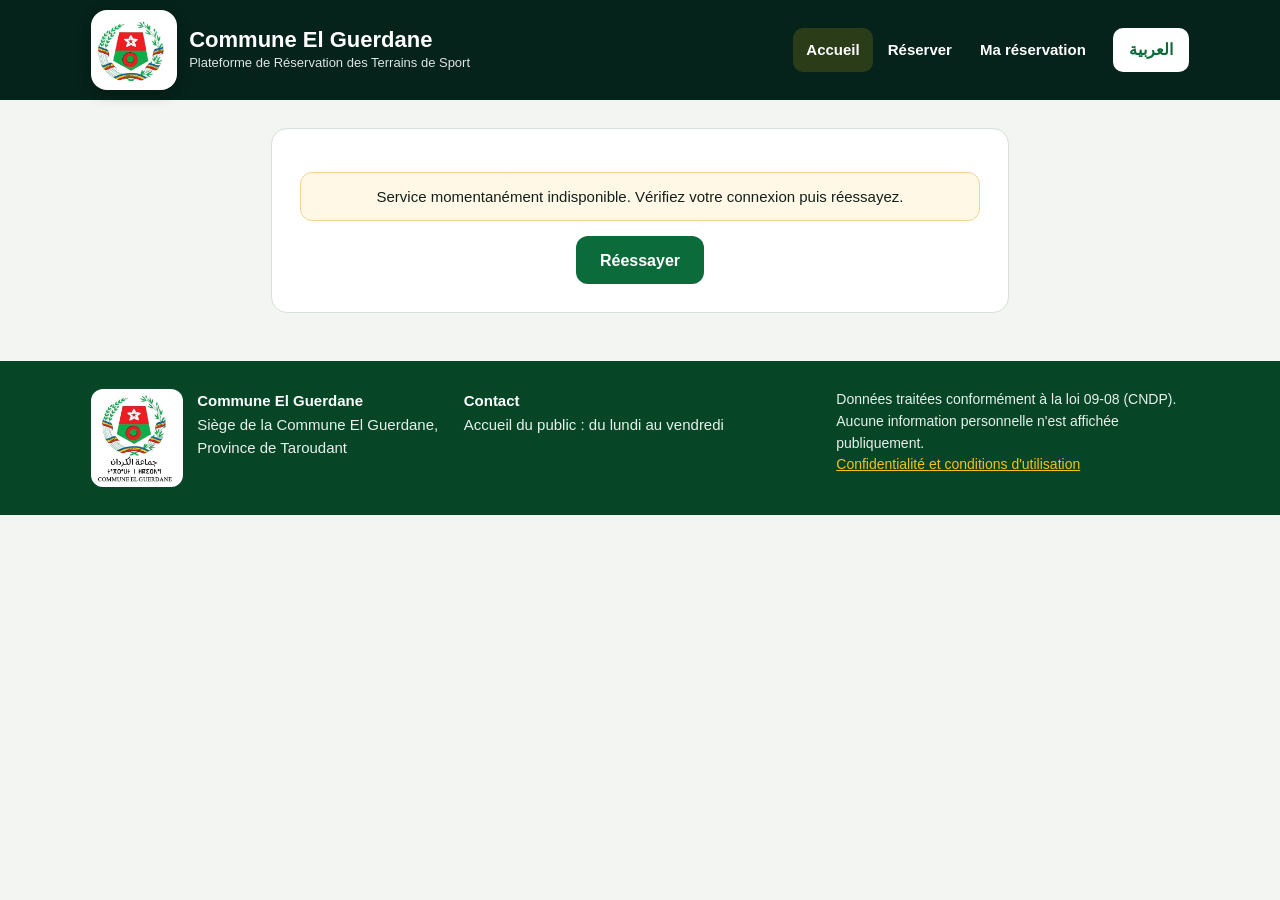
<file: index.html>
<!DOCTYPE html>
<html lang="fr" dir="ltr">
<head>
<meta charset="utf-8">
<meta name="viewport" content="width=device-width,initial-scale=1">
<meta http-equiv="Content-Security-Policy" content="default-src 'self'; script-src 'self'; style-src 'self' 'unsafe-inline' https://fonts.googleapis.com; font-src 'self' https://fonts.gstatic.com; img-src 'self' data: blob: https://*.supabase.co; connect-src 'self' https://*.supabase.co wss://*.supabase.co; base-uri 'self'; form-action 'self'">
<meta name="referrer" content="strict-origin-when-cross-origin">
<title>Plateforme de Réservation des Terrains de Sport – Commune El Guerdane</title>
<meta name="description" content="Réservez en ligne les terrains de sport de la Commune El Guerdane, sans compte et sans SMS. منصة حجز الملاعب الرياضية – جماعة الگيردان">
<meta name="theme-color" content="#05231a">
<link rel="icon" href="assets/img/embleme.png">
<link rel="preconnect" href="https://fonts.googleapis.com">
<link rel="preconnect" href="https://fonts.gstatic.com" crossorigin>
<link href="https://fonts.googleapis.com/css2?family=Cairo:wght@400;600;700;800&family=Oswald:wght@500;600;700&display=swap" rel="stylesheet">
<link rel="stylesheet" href="css/style.css">
</head>
<body>
<a class="skip" href="#main">Aller au contenu</a>
<div id="root"><noscript><p style="padding:20px">Cette plateforme nécessite JavaScript. / هذه المنصة تتطلب تفعيل JavaScript.</p></noscript></div>
<div id="toast" aria-live="polite"></div>
<div id="modal" role="dialog" aria-modal="true"><div class="box" id="mbox"></div></div>
<script src="assets/vendor/supabase-2.119.2.js"></script>
<script src="js/config.js"></script>
<script src="js/i18n.js"></script>
<script src="js/common.js"></script>
<script src="js/citizen.js"></script>
</body>
</html>
</file>
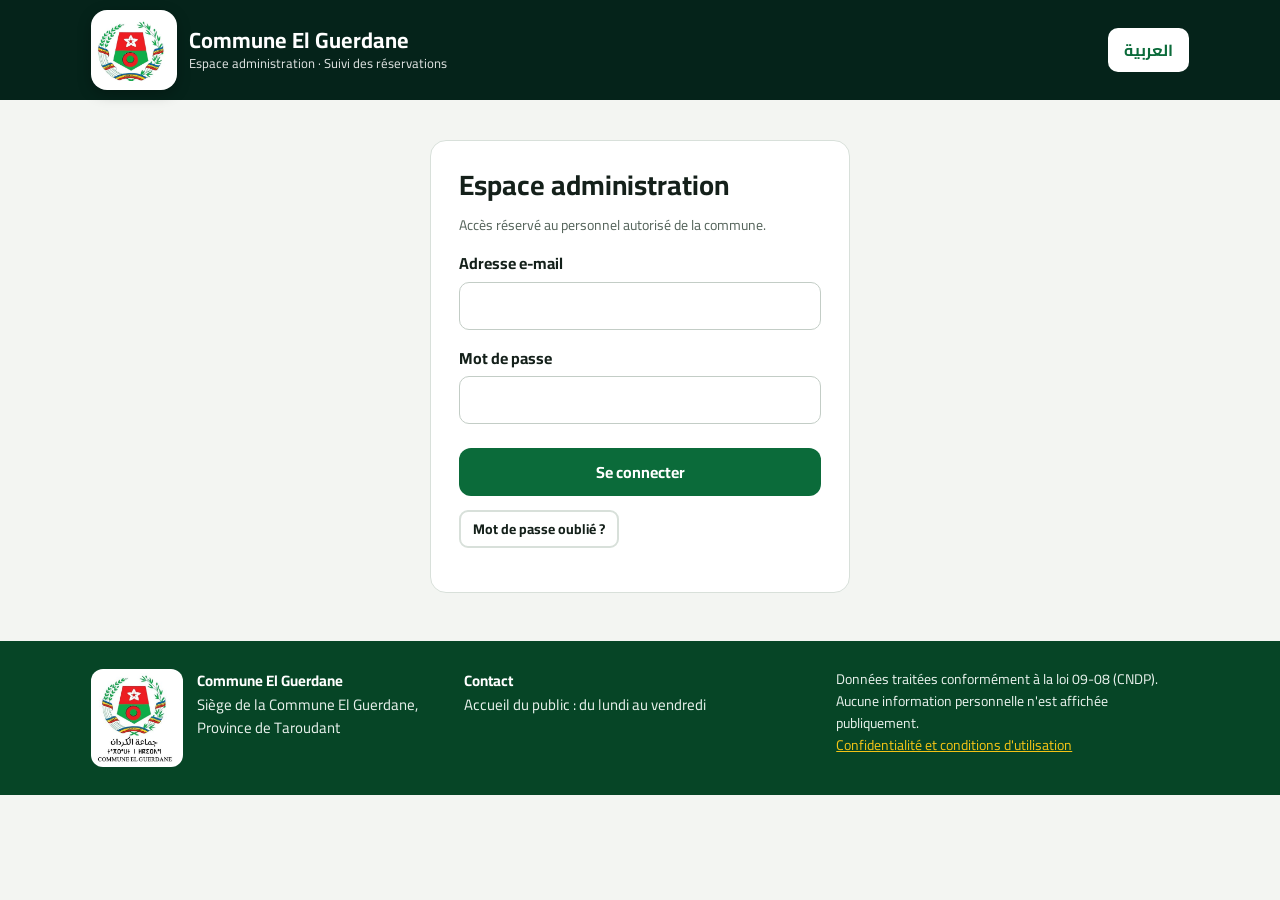
<file: admin/index.html>
<!DOCTYPE html>
<html lang="fr" dir="ltr">
<head>
<meta charset="utf-8">
<meta name="viewport" content="width=device-width,initial-scale=1">
<title>Espace administration – Commune El Guerdane</title>
<meta name="robots" content="noindex,nofollow">
<meta name="theme-color" content="#05231a">
<link rel="icon" href="../assets/img/embleme.png">
<link rel="preconnect" href="https://fonts.googleapis.com">
<link rel="preconnect" href="https://fonts.gstatic.com" crossorigin>
<link href="https://fonts.googleapis.com/css2?family=Cairo:wght@400;600;700;800&family=Oswald:wght@500;600;700&display=swap" rel="stylesheet">
<link rel="stylesheet" href="../css/style.css">
</head>
<body>
<a class="skip" href="#main">Aller au contenu</a>
<div id="root"><noscript><p style="padding:20px">JavaScript est nécessaire.</p></noscript></div>
<div id="toast" aria-live="polite"></div>
<div id="modal" role="dialog" aria-modal="true"><div class="box" id="mbox"></div></div>
<script src="../assets/vendor/supabase-2.119.2.js"></script>
<script src="../js/config.js"></script>
<script src="../js/i18n.js"></script>
<script src="../js/common.js"></script>
<script src="../js/admin.js"></script>
</body>
</html>
</file>
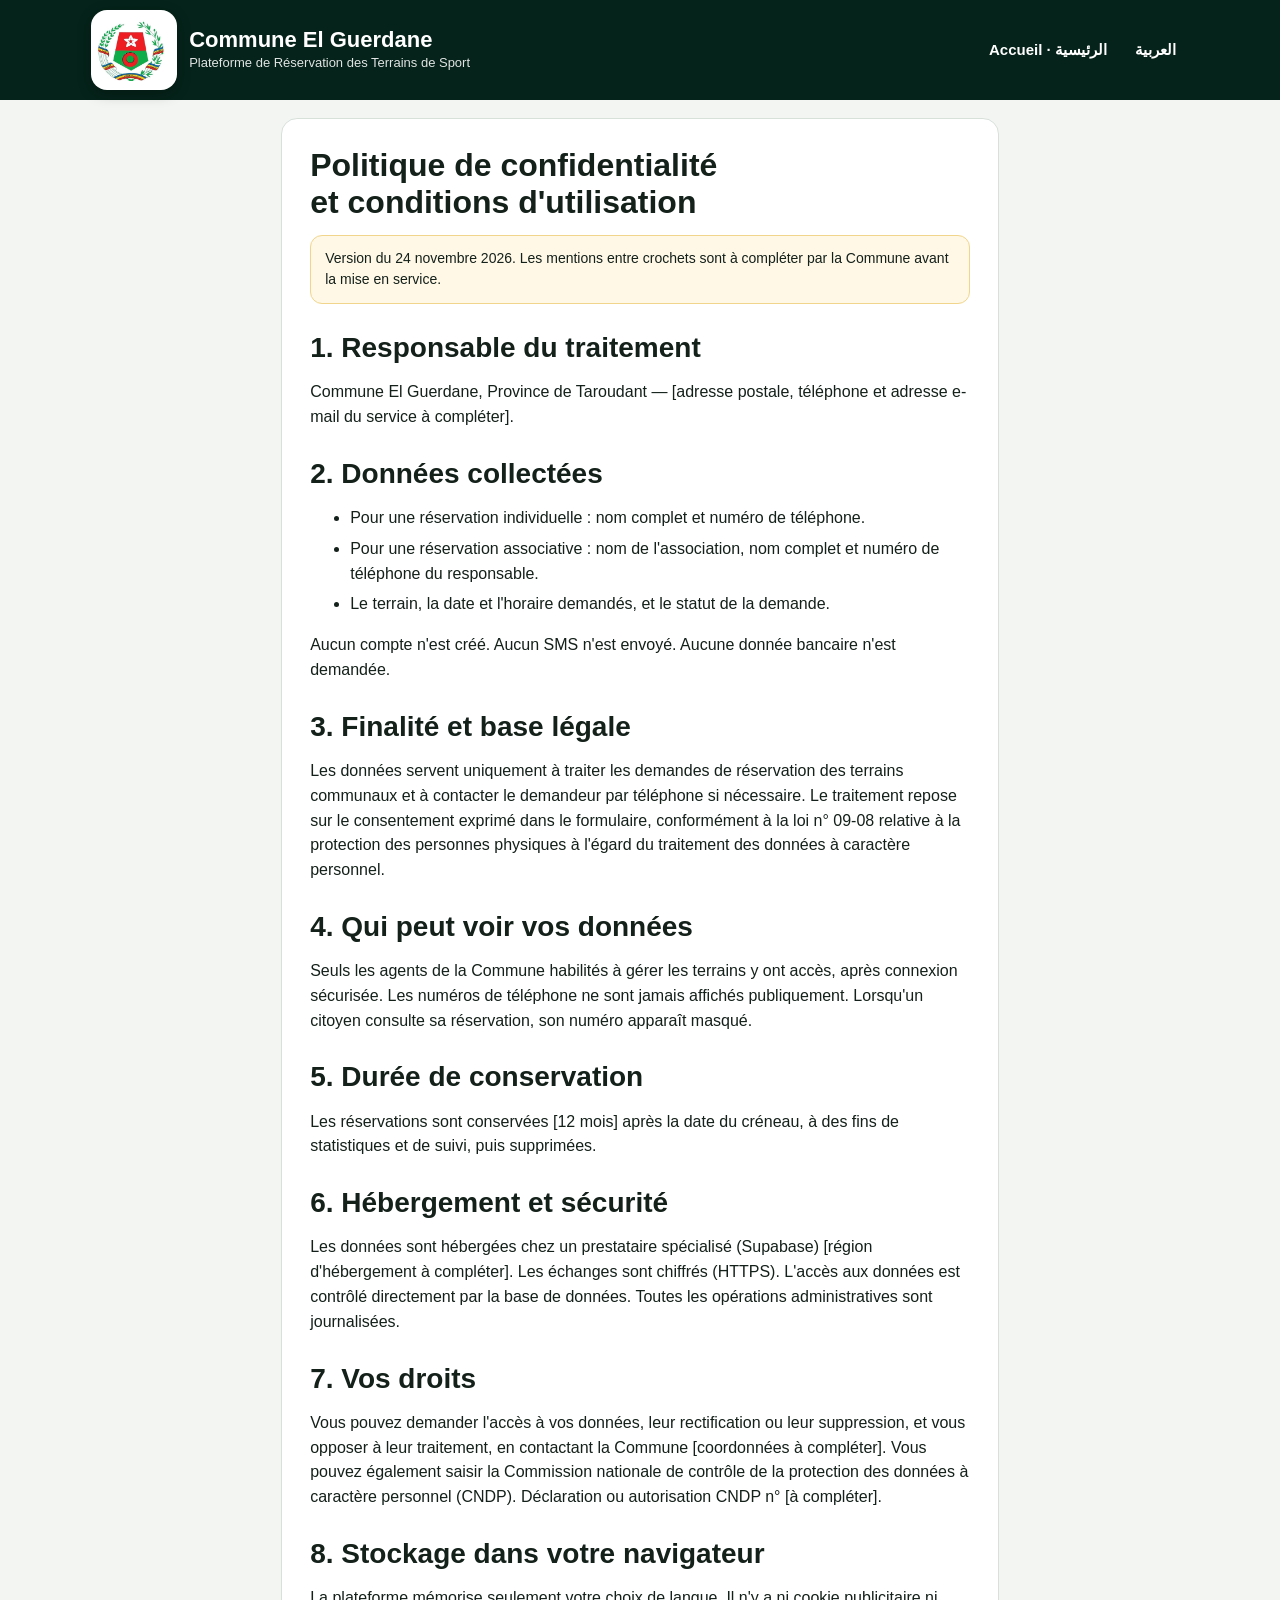
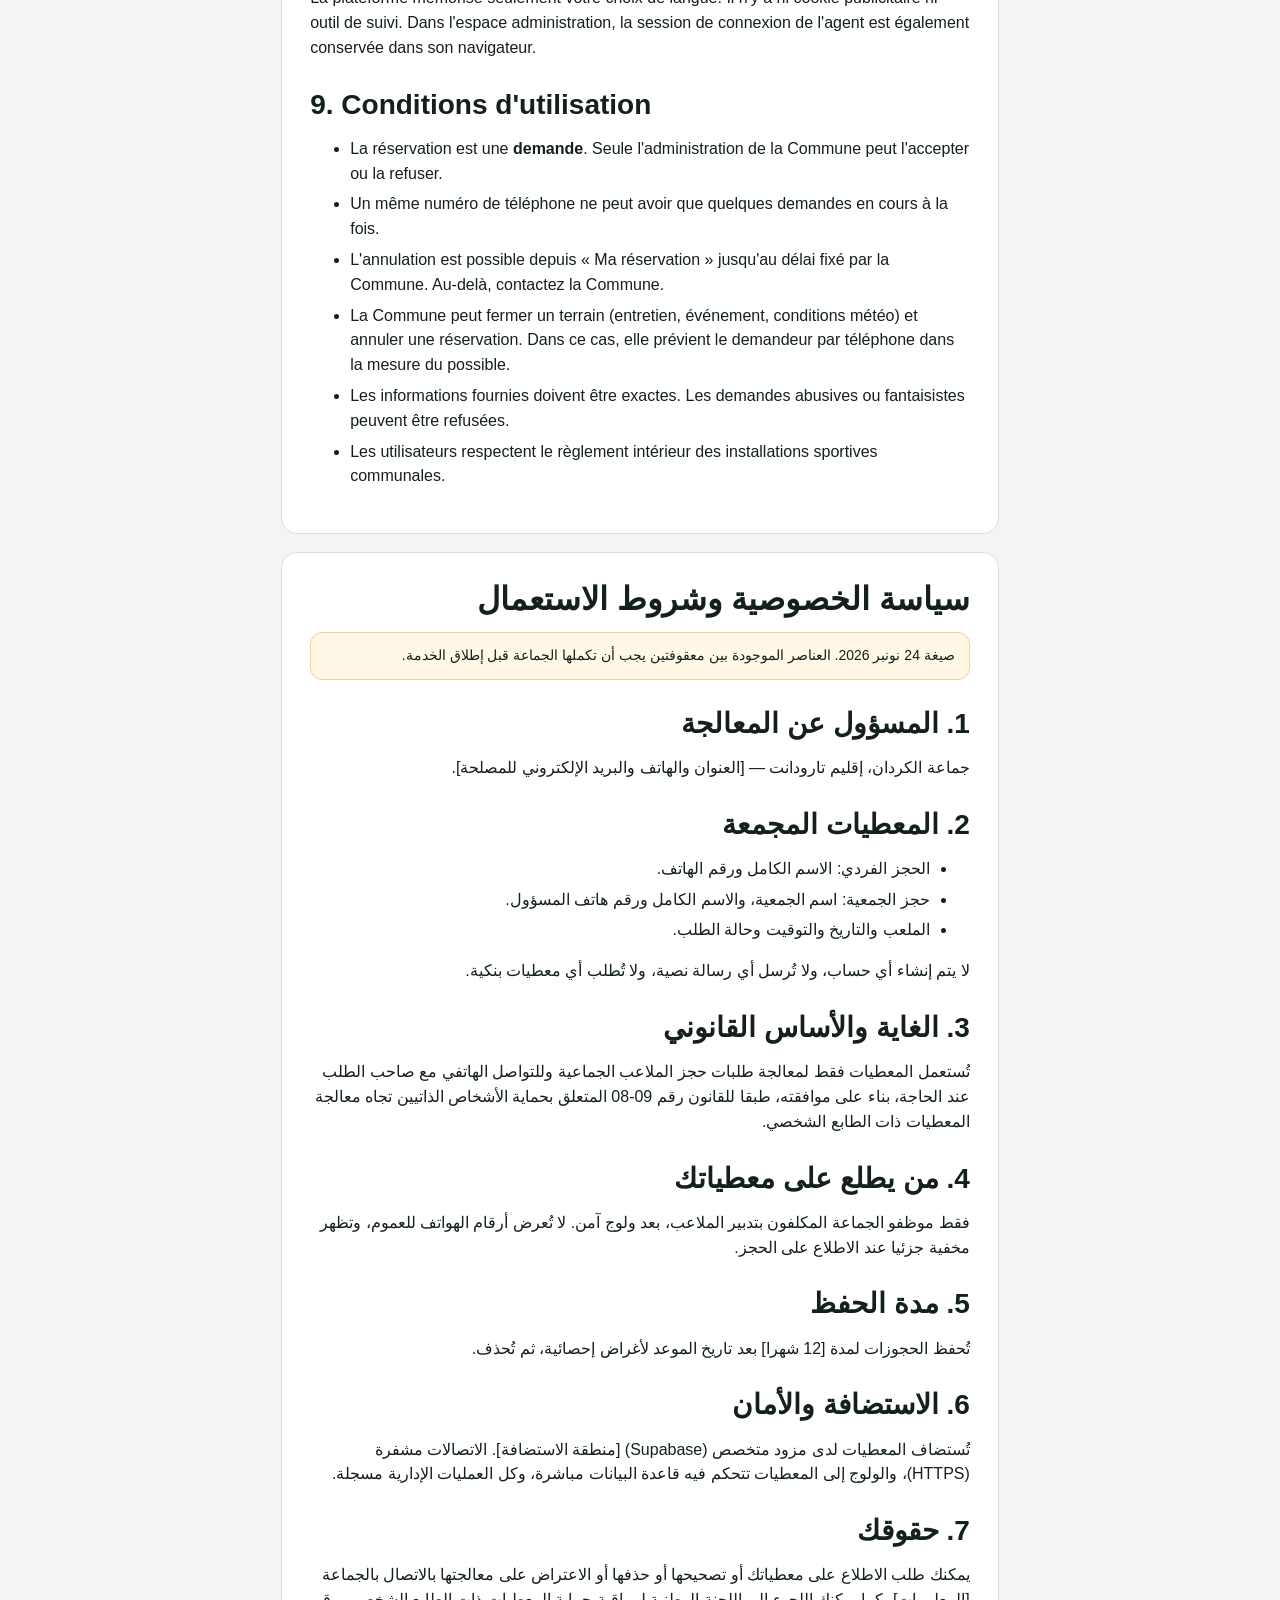
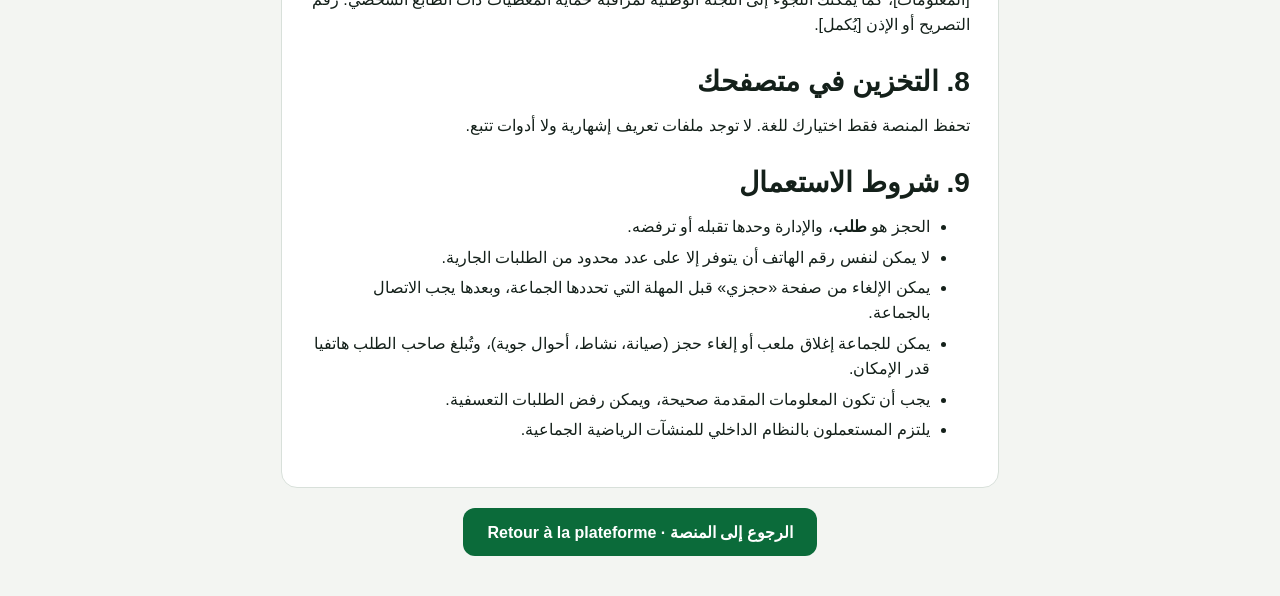
<file: confidentialite.html>
<!DOCTYPE html>
<html lang="fr" dir="ltr">
<head>
<meta charset="utf-8">
<meta name="viewport" content="width=device-width,initial-scale=1">
<meta http-equiv="Content-Security-Policy" content="default-src 'self'; script-src 'self'; style-src 'self' 'unsafe-inline' https://fonts.googleapis.com; font-src 'self' https://fonts.gstatic.com; img-src 'self' data: blob: https://*.supabase.co; connect-src 'self' https://*.supabase.co wss://*.supabase.co; base-uri 'self'; form-action 'self'">
<meta name="referrer" content="strict-origin-when-cross-origin">
<title>Confidentialité et conditions d'utilisation – Commune El Guerdane</title>
<link rel="icon" href="assets/img/embleme.png">
<link href="https://fonts.googleapis.com/css2?family=Cairo:wght@400;600;700;800&display=swap" rel="stylesheet">
<link rel="stylesheet" href="css/style.css">
</head>
<body>
<header class="top"><div class="wrap hd"><a href="index.html" class="brand"><span class="crest"><img src="assets/img/embleme.png" alt="Commune El Guerdane"></span><span><b>Commune El Guerdane</b><small>Plateforme de Réservation des Terrains de Sport</small></span></a>
<nav class="mn"><a href="index.html">Accueil · الرئيسية</a><a href="#ar">العربية</a></nav></div></header>
<main class="wrap legal">
<div class="card">
<h1>Politique de confidentialité et conditions d'utilisation</h1>
<p class="note small">Version du 24 novembre 2026. Les mentions entre crochets sont à compléter par la Commune avant la mise en service.</p>

<h2>1. Responsable du traitement</h2>
<p>Commune El Guerdane, Province de Taroudant — [adresse postale, téléphone et adresse e-mail du service à compléter].</p>

<h2>2. Données collectées</h2>
<ul>
<li>Pour une réservation individuelle : nom complet et numéro de téléphone.</li>
<li>Pour une réservation associative : nom de l'association, nom complet et numéro de téléphone du responsable.</li>
<li>Le terrain, la date et l'horaire demandés, et le statut de la demande.</li>
</ul>
<p>Aucun compte n'est créé. Aucun SMS n'est envoyé. Aucune donnée bancaire n'est demandée.</p>

<h2>3. Finalité et base légale</h2>
<p>Les données servent uniquement à traiter les demandes de réservation des terrains communaux et à contacter le demandeur par téléphone si nécessaire. Le traitement repose sur le consentement exprimé dans le formulaire, conformément à la loi n° 09-08 relative à la protection des personnes physiques à l'égard du traitement des données à caractère personnel.</p>

<h2>4. Qui peut voir vos données</h2>
<p>Seuls les agents de la Commune habilités à gérer les terrains y ont accès, après connexion sécurisée. Les numéros de téléphone ne sont jamais affichés publiquement. Lorsqu'un citoyen consulte sa réservation, son numéro apparaît masqué.</p>

<h2>5. Durée de conservation</h2>
<p>Les réservations sont conservées [12 mois] après la date du créneau, à des fins de statistiques et de suivi, puis supprimées.</p>

<h2>6. Hébergement et sécurité</h2>
<p>Les données sont hébergées chez un prestataire spécialisé (Supabase) [région d'hébergement à compléter]. Les échanges sont chiffrés (HTTPS). L'accès aux données est contrôlé directement par la base de données. Toutes les opérations administratives sont journalisées.</p>

<h2>7. Vos droits</h2>
<p>Vous pouvez demander l'accès à vos données, leur rectification ou leur suppression, et vous opposer à leur traitement, en contactant la Commune [coordonnées à compléter]. Vous pouvez également saisir la Commission nationale de contrôle de la protection des données à caractère personnel (CNDP). Déclaration ou autorisation CNDP n° [à compléter].</p>

<h2>8. Stockage dans votre navigateur</h2>
<p>La plateforme mémorise seulement votre choix de langue. Il n'y a ni cookie publicitaire ni outil de suivi. Dans l'espace administration, la session de connexion de l'agent est également conservée dans son navigateur.</p>

<h2>9. Conditions d'utilisation</h2>
<ul>
<li>La réservation est une <b>demande</b>. Seule l'administration de la Commune peut l'accepter ou la refuser.</li>
<li>Un même numéro de téléphone ne peut avoir que quelques demandes en cours à la fois.</li>
<li>L'annulation est possible depuis « Ma réservation » jusqu'au délai fixé par la Commune. Au-delà, contactez la Commune.</li>
<li>La Commune peut fermer un terrain (entretien, événement, conditions météo) et annuler une réservation. Dans ce cas, elle prévient le demandeur par téléphone dans la mesure du possible.</li>
<li>Les informations fournies doivent être exactes. Les demandes abusives ou fantaisistes peuvent être refusées.</li>
<li>Les utilisateurs respectent le règlement intérieur des installations sportives communales.</li>
</ul>
</div>

<div class="card lang-ar" id="ar" lang="ar" dir="rtl">
<h1>سياسة الخصوصية وشروط الاستعمال</h1>
<p class="note small">صيغة 24 نونبر 2026. العناصر الموجودة بين معقوفتين يجب أن تكملها الجماعة قبل إطلاق الخدمة.</p>
<h2>1. المسؤول عن المعالجة</h2><p>جماعة الكردان، إقليم تارودانت — [العنوان والهاتف والبريد الإلكتروني للمصلحة].</p>
<h2>2. المعطيات المجمعة</h2><ul><li>الحجز الفردي: الاسم الكامل ورقم الهاتف.</li><li>حجز الجمعية: اسم الجمعية، والاسم الكامل ورقم هاتف المسؤول.</li><li>الملعب والتاريخ والتوقيت وحالة الطلب.</li></ul><p>لا يتم إنشاء أي حساب، ولا تُرسل أي رسالة نصية، ولا تُطلب أي معطيات بنكية.</p>
<h2>3. الغاية والأساس القانوني</h2><p>تُستعمل المعطيات فقط لمعالجة طلبات حجز الملاعب الجماعية وللتواصل الهاتفي مع صاحب الطلب عند الحاجة، بناء على موافقته، طبقا للقانون رقم 09-08 المتعلق بحماية الأشخاص الذاتيين تجاه معالجة المعطيات ذات الطابع الشخصي.</p>
<h2>4. من يطلع على معطياتك</h2><p>فقط موظفو الجماعة المكلفون بتدبير الملاعب، بعد ولوج آمن. لا تُعرض أرقام الهواتف للعموم، وتظهر مخفية جزئيا عند الاطلاع على الحجز.</p>
<h2>5. مدة الحفظ</h2><p>تُحفظ الحجوزات لمدة [12 شهرا] بعد تاريخ الموعد لأغراض إحصائية، ثم تُحذف.</p>
<h2>6. الاستضافة والأمان</h2><p>تُستضاف المعطيات لدى مزود متخصص (Supabase) [منطقة الاستضافة]. الاتصالات مشفرة (HTTPS)، والولوج إلى المعطيات تتحكم فيه قاعدة البيانات مباشرة، وكل العمليات الإدارية مسجلة.</p>
<h2>7. حقوقك</h2><p>يمكنك طلب الاطلاع على معطياتك أو تصحيحها أو حذفها أو الاعتراض على معالجتها بالاتصال بالجماعة [المعلومات]، كما يمكنك اللجوء إلى اللجنة الوطنية لمراقبة حماية المعطيات ذات الطابع الشخصي. رقم التصريح أو الإذن [يُكمل].</p>
<h2>8. التخزين في متصفحك</h2><p>تحفظ المنصة فقط اختيارك للغة. لا توجد ملفات تعريف إشهارية ولا أدوات تتبع.</p>
<h2>9. شروط الاستعمال</h2><ul><li>الحجز هو <b>طلب</b>، والإدارة وحدها تقبله أو ترفضه.</li><li>لا يمكن لنفس رقم الهاتف أن يتوفر إلا على عدد محدود من الطلبات الجارية.</li><li>يمكن الإلغاء من صفحة «حجزي» قبل المهلة التي تحددها الجماعة، وبعدها يجب الاتصال بالجماعة.</li><li>يمكن للجماعة إغلاق ملعب أو إلغاء حجز (صيانة، نشاط، أحوال جوية)، وتُبلغ صاحب الطلب هاتفيا قدر الإمكان.</li><li>يجب أن تكون المعلومات المقدمة صحيحة، ويمكن رفض الطلبات التعسفية.</li><li>يلتزم المستعملون بالنظام الداخلي للمنشآت الرياضية الجماعية.</li></ul>
</div>
<p style="text-align:center;margin:20px 0 40px"><a class="btn p" href="index.html">Retour à la plateforme · الرجوع إلى المنصة</a></p>
</main>
</body>
</html>
</file>
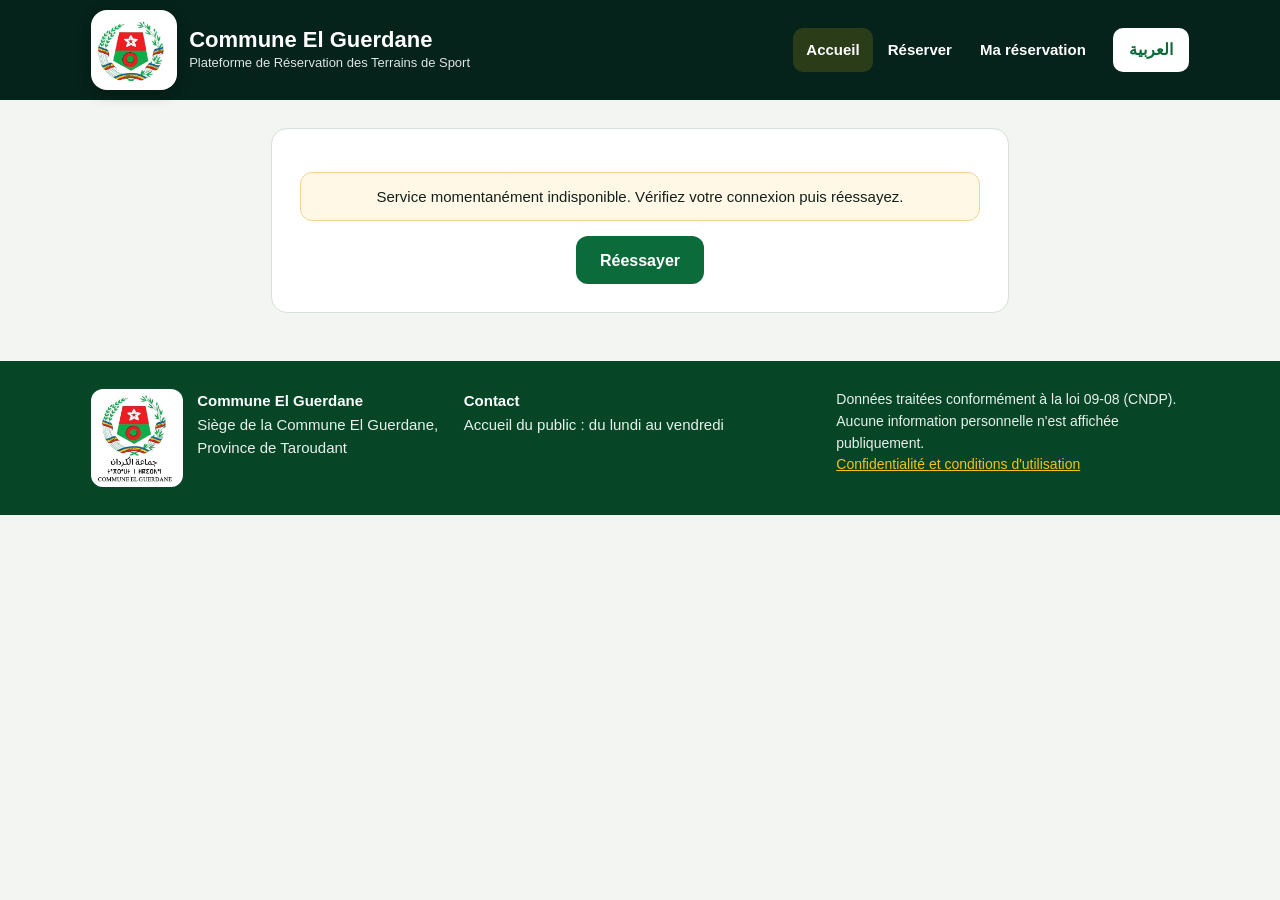
<file: index (2).html>
<!DOCTYPE html>
<html lang="fr" dir="ltr">
<head>
<meta charset="utf-8">
<meta name="viewport" content="width=device-width,initial-scale=1">
<meta http-equiv="Content-Security-Policy" content="default-src 'self'; script-src 'self'; style-src 'self' 'unsafe-inline' https://fonts.googleapis.com; font-src 'self' https://fonts.gstatic.com; img-src 'self' data: blob: https://*.supabase.co; connect-src 'self' https://*.supabase.co wss://*.supabase.co; base-uri 'self'; form-action 'self'">
<meta name="referrer" content="strict-origin-when-cross-origin">
<title>Plateforme de Réservation des Terrains de Sport – Commune El Guerdane</title>
<meta name="description" content="Réservez en ligne les terrains de sport de la Commune El Guerdane, sans compte et sans SMS. منصة حجز الملاعب الرياضية – جماعة الكردان">
<meta name="theme-color" content="#05231a">
<link rel="icon" href="assets/img/embleme.png">
<link rel="preconnect" href="https://fonts.googleapis.com">
<link rel="preconnect" href="https://fonts.gstatic.com" crossorigin>
<link href="https://fonts.googleapis.com/css2?family=Cairo:wght@400;600;700;800&family=Oswald:wght@500;600;700&display=swap" rel="stylesheet">
<link rel="stylesheet" href="css/style.css">
</head>
<body>
<a class="skip" href="#main">Aller au contenu</a>
<div id="root"><noscript><p style="padding:20px">Cette plateforme nécessite JavaScript. / هذه المنصة تتطلب تفعيل JavaScript.</p></noscript></div>
<div id="toast" aria-live="polite"></div>
<div id="modal" role="dialog" aria-modal="true"><div class="box" id="mbox"></div></div>
<script src="assets/vendor/supabase-2.119.2.js"></script>
<script src="js/config.js"></script>
<script src="js/i18n.js"></script>
<script src="js/common.js"></script>
<script src="js/citizen.js"></script>
</body>
</html>
</file>
<file: css/style.css>
/* VOICE: service public officiel, calme, lisible par tous les âges
   IDEA: un guichet communal numérique — on avance étape par étape comme à un guichet
   PICTURE: un terrain vu du ciel (lignes blanches sur gazon) qui porte la page d'accueil
   COLOUR and TYPE: vert gazon profond, blanc, rouge marocain en accent ; Cairo (arabe + latin)
   LAYOUT: une colonne calme côté citoyen, tableau de bord dense côté administration */
:root{color-scheme:light;--g:#0b6b3a;--gd:#064526;--gl:#e4f2e8;--red:#d42a2f;--bg:#f3f5f2;--card:#fff;--ink:#14201a;--mut:#55645b;--line:#d8e0da;
--pen:#d98e04;--ok:#1d8a4b;--can:#7d8580;--ref:#c1272d;--blk:#3f4a52;--done:#2f63a8}
*{box-sizing:border-box;min-width:0}
body{margin:0;background:var(--bg);color:var(--ink);font:16px/1.55 Cairo,"Segoe UI",Tahoma,Arial,sans-serif;overflow-x:clip}
h1,h2,h3{line-height:1.15;margin:0 0 12px;text-wrap:balance}
h2{font-size:clamp(22px,3vw,28px)}h3{font-size:19px}
a{color:var(--g)}
.wrap{max-width:1200px;margin:0 auto;padding:0 max(4vw,16px)}
.narrow{max-width:840px}
header.top{background:var(--g);color:#fff}
.hd{display:flex;align-items:center;gap:14px;flex-wrap:wrap;padding-block:10px}
.brand{display:flex;gap:12px;align-items:center;color:#fff;text-decoration:none;margin-inline-end:auto}
.brand b{display:block;font-size:19px;line-height:1.2}.brand small{opacity:.88;font-size:13px;display:block}
nav.mn{display:flex;gap:2px;flex-wrap:wrap}
nav.mn a{color:#fff;text-decoration:none;padding:10px 13px;border-radius:10px;font-weight:600;font-size:15px}
nav.mn a.on,nav.mn a:hover{background:rgba(255,255,255,.16)}
.langbtn{background:#fff;color:var(--g);border:0;border-radius:10px;min-height:44px;padding:6px 16px;font:inherit;font-weight:700;cursor:pointer}
.demo{background:#fff3d1;color:#664700;font-size:13px;text-align:center;padding:6px 12px}
.btn{display:inline-flex;align-items:center;justify-content:center;gap:8px;min-height:48px;padding:10px 22px;border-radius:12px;border:2px solid transparent;font:inherit;font-weight:700;cursor:pointer;text-decoration:none;font-size:16px;line-height:1.2}
.btn.p{background:var(--g);color:#fff}.btn.p:hover{background:var(--gd)}
.btn.s{background:#fff;color:var(--g);border-color:var(--g)}
.btn.r{background:var(--red);color:#fff}
.btn.gh{background:#fff;color:var(--ink);border-color:var(--line)}
.btn.sm{min-height:38px;padding:5px 12px;font-size:14px;border-radius:9px}
.btn.xl{min-height:60px;font-size:18px;padding:14px 30px}
.btn:disabled{opacity:.45;cursor:not-allowed}
:focus-visible{outline:3px solid #f2b705;outline-offset:2px}
.hero{background:linear-gradient(180deg,var(--gl),var(--bg));padding:clamp(28px,5vw,64px) 0}
.hgrid{display:grid;grid-template-columns:minmax(0,1.05fr) minmax(0,1fr);gap:clamp(20px,4vw,56px);align-items:center}
.hero h1{font-size:clamp(30px,4.4vw,48px);color:var(--gd)}
.hero p.lead{font-size:18px;color:var(--mut);max-width:34em}
.cta{display:flex;gap:12px;flex-wrap:wrap;margin-top:22px}
.pitchbox{border-radius:22px;overflow:hidden;box-shadow:0 18px 40px -18px rgba(6,61,39,.55);aspect-ratio:4/3;background:#2f8a4f}
.pitchbox svg{width:100%;height:100%;display:block}
.how{display:grid;grid-template-columns:repeat(3,minmax(0,1fr));gap:14px;margin:34px 0 8px}
.how div{background:#fff;border:1px solid var(--line);border-radius:14px;padding:16px;display:flex;gap:12px;align-items:center;font-weight:600}
.how i{flex:none;width:40px;height:40px;border-radius:50%;background:var(--g);color:#fff;display:grid;place-items:center;font-style:normal;font-weight:800}
footer{background:var(--gd);color:#e8f1ec;margin-top:48px;padding:28px 0;font-size:15px}
footer .fg{display:grid;grid-template-columns:repeat(auto-fit,minmax(220px,1fr));gap:20px}
footer b{color:#fff}
.card{background:var(--card);border:1px solid var(--line);border-radius:16px;padding:clamp(16px,3vw,28px);margin:18px 0}
.stepper{margin-top:24px}
.sp-top{font-size:15px;color:var(--mut);margin-bottom:8px}
.stepper ol{list-style:none;margin:0;padding:0;display:grid;grid-template-columns:repeat(7,minmax(0,1fr));gap:4px}
.stepper li{display:flex;flex-direction:column;align-items:center;gap:4px;font-size:12px;color:var(--mut);text-align:center}
.stepper li span{width:32px;height:32px;border-radius:50%;display:grid;place-items:center;background:#e3e8e4;font-weight:700;color:var(--mut)}
.stepper li.done span{background:var(--gl);color:var(--g)}
.stepper li.cur span{background:var(--g);color:#fff}
.stepper li.cur{color:var(--ink);font-weight:700}
.tgrid{display:grid;grid-template-columns:repeat(auto-fit,minmax(230px,1fr));gap:16px}
.tcard{display:flex;flex-direction:column;gap:6px;text-align:start;background:#fff;border:2px solid var(--line);border-radius:16px;padding:12px;font:inherit;cursor:pointer;color:var(--ink)}
.tcard:hover,.tcard.sel{border-color:var(--g);box-shadow:0 8px 22px -14px rgba(6,61,39,.6)}
.tcard b{font-size:20px}.tcard span{color:var(--mut);font-size:15px}.tcard small{color:var(--g);font-weight:700}
.timg{aspect-ratio:16/9;border-radius:11px;overflow:hidden;background:#2f8a4f}.timg svg,.timg img{width:100%;height:100%;display:block;object-fit:cover}
.cal{max-width:460px;margin:0 auto}
.calh{display:flex;align-items:center;justify-content:space-between;margin-bottom:10px}
.calh b{font-size:18px}
.calg{display:grid;grid-template-columns:repeat(7,minmax(0,1fr));gap:5px}
.calg .dn{font-size:12px;text-align:center;color:var(--mut);font-weight:700}
.calg button{aspect-ratio:1;border-radius:10px;border:1px solid var(--line);background:#fff;font:inherit;font-weight:700;cursor:pointer;display:flex;flex-direction:column;align-items:center;justify-content:center;line-height:1.1;color:var(--ink)}
.calg button small{font-size:10px;font-weight:600;color:var(--ok)}
.calg button:disabled{background:#f0f2f0;color:#b4bcb6;cursor:not-allowed;border-color:transparent}
.calg button.full small{color:var(--red)}
.calg button.sel{background:var(--g);color:#fff}.calg button.sel small{color:#fff}
.calg button.today{border-color:var(--g)}
.slots{display:grid;grid-template-columns:repeat(auto-fill,minmax(130px,1fr));gap:10px}
.slot{min-height:58px;border-radius:12px;border:2px solid var(--g);background:#fff;color:var(--g);font:inherit;font-weight:800;font-size:17px;cursor:pointer;display:flex;flex-direction:column;align-items:center;justify-content:center;line-height:1.2;white-space:nowrap}
.slot small{font-size:12px;font-weight:600}
.slot:hover{background:var(--gl)}
.slot:disabled{border-color:transparent;background:#eef0ee;color:#9aa49d;cursor:not-allowed;text-decoration:line-through}
.slot:disabled small{text-decoration:none}
.seg{display:grid;grid-template-columns:1fr 1fr;gap:10px;margin-bottom:18px}
.seg button{min-height:56px;border-radius:12px;border:2px solid var(--line);background:#fff;font:inherit;font-weight:700;font-size:17px;cursor:pointer;color:var(--ink)}
.seg button.on{border-color:var(--g);background:var(--gl);color:var(--gd)}
.f{display:block;margin-bottom:16px}
.f>span{display:block;font-weight:700;margin-bottom:6px}
input,select,textarea{font:inherit;font-size:16px;width:100%;min-height:48px;padding:10px 12px;border:1.5px solid #c3cdc6;border-radius:10px;background:#fff;color:var(--ink)}
input:focus,select:focus{border-color:var(--g);outline:none;box-shadow:0 0 0 3px rgba(11,93,59,.18)}
input[type=checkbox]{width:22px;height:22px;min-height:0;accent-color:var(--g);flex:none}
.f small{color:var(--mut);font-size:13px}
.err{display:block;color:var(--red);font-size:14px;font-style:normal;font-weight:600;margin-top:4px}
.chk{display:flex;gap:10px;align-items:flex-start;font-size:15px;margin:8px 0 16px}
.code{font-size:30px;letter-spacing:.5em;text-align:center;font-weight:800;max-width:300px;margin:0 auto;display:block;direction:ltr}
.nav2{display:flex;justify-content:space-between;gap:10px;flex-wrap:wrap;margin-top:20px}
.recap{display:grid;grid-template-columns:auto 1fr;gap:10px 18px;font-size:17px;margin:0}
.recap dt{color:var(--mut)}.recap dd{margin:0;font-weight:700}
.okbox{text-align:center;padding:10px 0}
.okic{width:84px;height:84px;border-radius:50%;background:var(--gl);display:grid;place-items:center;margin:0 auto 14px}
.resnum{display:inline-block;font-size:28px;font-weight:800;letter-spacing:.04em;background:var(--gl);color:var(--gd);padding:8px 20px;border-radius:12px;direction:ltr;margin:6px 0 10px}
.note{background:#fff8e6;border:1px solid #f1d58c;border-radius:12px;padding:12px 14px;font-size:15px}
.badge{display:inline-block;padding:2px 10px;border-radius:999px;font-size:13px;font-weight:700;color:#fff;white-space:nowrap}
.b-pending{background:var(--pen)}.b-confirmed{background:var(--ok)}.b-refused{background:var(--ref)}.b-cancelled{background:var(--can)}.b-done{background:var(--done)}.b-blocked{background:var(--blk)}
.b-assoc{background:#e9e1f7;color:#4b2a86}.b-indiv{background:#e4ecf4;color:#294b6e}
.rlist{display:grid;gap:12px}
.ritem{border:1px solid var(--line);border-radius:14px;padding:14px 16px;display:grid;gap:4px}
.ritem .top{display:flex;justify-content:space-between;gap:8px;flex-wrap:wrap;align-items:center}
.ritem b.n{direction:ltr;unicode-bidi:isolate}
/* admin */
.adm{display:grid;grid-template-columns:230px minmax(0,1fr);gap:20px;margin-top:20px}
.side{background:#fff;border:1px solid var(--line);border-radius:16px;padding:10px;align-self:start;position:sticky;top:10px}
.side button{display:flex;width:100%;text-align:start;background:none;border:0;font:inherit;font-weight:600;padding:11px 12px;border-radius:10px;cursor:pointer;color:var(--ink);min-height:44px;align-items:center;gap:8px}
.side button.on{background:var(--gl);color:var(--gd)}
.side .who{font-size:13px;color:var(--mut);padding:8px 12px;border-top:1px solid var(--line);margin-top:6px}
.kpis{display:grid;grid-template-columns:repeat(4,minmax(0,1fr));gap:12px}
.kpi{background:#fff;border:1px solid var(--line);border-radius:14px;padding:14px 16px}
.kpi span{color:var(--mut);font-size:14px;display:block}.kpi b{font-size:clamp(28px,4vw,38px);line-height:1.1}
.kpi.pen{border-top:4px solid var(--pen)}.kpi.ok{border-top:4px solid var(--ok)}.kpi.can{border-top:4px solid var(--can)}.kpi.tod{border-top:4px solid var(--g)}
.two{display:grid;grid-template-columns:minmax(0,1fr) minmax(0,1fr);gap:16px}
.bar{display:grid;grid-template-columns:110px minmax(0,1fr) 40px;gap:10px;align-items:center;margin:8px 0;font-size:15px}
.bar i{display:block;height:14px;border-radius:7px;background:var(--g)}
.bar em{font-style:normal;font-weight:700;text-align:end}
.wk{display:grid;grid-template-columns:repeat(7,minmax(0,1fr));gap:6px;align-items:end;height:130px}
.wk div{display:flex;flex-direction:column;align-items:center;justify-content:flex-end;height:100%;font-size:12px;color:var(--mut)}
.wk i{display:block;width:70%;background:var(--g);border-radius:6px 6px 0 0;min-height:3px}
.wk b{font-size:13px;color:var(--ink)}
.tools{display:flex;gap:8px;flex-wrap:wrap;align-items:center;margin-bottom:14px}
.tools input,.tools select{width:auto;flex:1 1 150px;min-height:44px}
table{width:100%;border-collapse:collapse;font-size:15px}
th,td{padding:10px 8px;border-bottom:1px solid var(--line);text-align:start;vertical-align:top}
th{font-size:13px;color:var(--mut);font-weight:700;background:#f7f9f7}
td.num,.ltr{direction:ltr;unicode-bidi:isolate;white-space:nowrap}
.acts{display:flex;gap:6px;flex-wrap:wrap}
.scroll{overflow-x:auto}
.legend{display:flex;gap:12px;flex-wrap:wrap;font-size:13px;margin:6px 0 12px}
.legend span{display:flex;gap:6px;align-items:center}.legend i{width:14px;height:14px;border-radius:4px;display:inline-block}
.pg{border-collapse:separate;border-spacing:0;min-width:760px;font-size:13px}
.pg th,.pg td{border:1px solid var(--line);padding:4px;height:44px}
.pg td.h{font-weight:700;color:var(--mut);white-space:nowrap;width:64px;background:#f7f9f7;position:sticky;inset-inline-start:0}
.chip{display:block;width:100%;text-align:start;border:0;border-radius:7px;padding:3px 6px;margin:2px 0;font:inherit;font-size:12px;font-weight:700;color:#fff;cursor:pointer;line-height:1.3;overflow:hidden;text-overflow:ellipsis;white-space:nowrap}
.c-pending{background:var(--pen)}.c-confirmed{background:var(--ok)}.c-cancelled{background:var(--can);text-decoration:line-through}.c-refused{background:var(--ref);text-decoration:line-through}.c-done{background:var(--done)}.c-blocked{background:repeating-linear-gradient(45deg,#3f4a52,#3f4a52 6px,#59646c 6px,#59646c 12px);cursor:default}
.mgrid{display:grid;grid-template-columns:repeat(7,minmax(0,1fr));gap:4px}
.mgrid .dn{font-size:12px;font-weight:700;color:var(--mut);text-align:center}
.mgrid button{min-height:76px;border:1px solid var(--line);background:#fff;border-radius:10px;text-align:start;padding:5px;font:inherit;cursor:pointer;display:flex;flex-direction:column;gap:3px;color:var(--ink)}
.mgrid button.out{opacity:.4}.mgrid button.today{border-color:var(--g);border-width:2px}
.mgrid .dots{display:flex;gap:3px;flex-wrap:wrap}.mgrid .dots span{font-size:11px;color:#fff;border-radius:5px;padding:0 5px;font-weight:700}
.tform{display:grid;grid-template-columns:repeat(2,minmax(0,1fr));gap:0 16px}
.days{display:flex;flex-wrap:wrap;gap:8px;margin-bottom:16px}
.days label{display:flex;gap:6px;align-items:center;border:1px solid var(--line);border-radius:10px;padding:6px 10px;font-size:14px}
.thumb{width:120px;aspect-ratio:16/9;border-radius:8px;overflow:hidden;background:#2f8a4f}.thumb svg,.thumb img{width:100%;height:100%;object-fit:cover;display:block}
.muted{color:var(--mut)}.small{font-size:14px}
.crest{flex:none;width:86px;height:80px;border-radius:16px;background:#fff;display:grid;place-items:center;box-shadow:0 4px 14px rgba(0,0,0,.25);padding:5px}.crest img{width:100%;height:100%;object-fit:contain;image-rendering:auto}.brand b{font-size:22px!important}@media(max-width:700px){.crest{width:66px;height:62px}}
.brand .pl{display:flex;gap:8px;align-items:center;padding-inline-start:14px;margin-inline-start:4px;border-inline-start:1px solid rgba(255,255,255,.35)}
.pitchbox{position:relative;margin:0;aspect-ratio:4/3.4;background:#2f8a4f}.pitchbox img{width:100%;height:100%;object-fit:cover;display:block}
.pitchbox figcaption{position:absolute;inset-inline:0;bottom:0;padding:28px 14px 10px;background:linear-gradient(transparent,rgba(0,0,0,.65));color:#fff;font-size:13px;font-weight:600}
.pbadge{position:absolute;top:14px;inset-inline-start:14px;display:flex;gap:10px;align-items:center;background:rgba(255,255,255,.94);border-radius:14px;padding:6px 12px 6px 6px;box-shadow:0 8px 20px -8px rgba(0,0,0,.4)}
.pbadge small{white-space:nowrap}.pitchbox img{object-position:62% center}.pbadge b{display:block;font-size:18px;color:var(--gd);line-height:1.1}.pbadge small{color:var(--mut);font-size:12px}
.ours{margin-top:30px}.tcard.big{cursor:default}.tcard.big .btn{margin-top:6px}
.timg{position:relative}.timg .tag{position:absolute;top:10px;inset-inline-start:10px;background:var(--red);color:#fff;font-weight:800;padding:3px 12px;border-radius:8px;font-size:15px}
.flogo{display:flex;gap:14px;align-items:flex-start}.flogo img{width:92px;border-radius:12px;background:#fff;padding:4px;flex:none}
@media(max-width:900px){.brand .pl{display:none}}
.dhero{display:grid;grid-template-columns:minmax(0,1fr) auto;gap:20px;align-items:center;background:radial-gradient(circle at 85% 20%,#14874a 0,transparent 55%),linear-gradient(135deg,#064526,#0b6b3a);color:#fff;border-radius:20px;padding:clamp(18px,3vw,30px);position:relative;overflow:hidden;margin-bottom:16px}
.dhero::before{content:"";position:absolute;inset:-40px auto -40px 52%;width:260px;border:2px solid rgba(255,255,255,.08);border-radius:50%}
.dhero::after{content:"";position:absolute;top:0;bottom:0;left:52%;border-left:2px solid rgba(255,255,255,.08)}
.dh-txt{position:relative;z-index:1}.dh-txt small{opacity:.8;font-weight:600}.dhero h2{font-size:clamp(26px,3.4vw,36px);margin:4px 0 6px}.dhero p{margin:0;opacity:.9}
.dbtn{background:#fff;color:var(--gd)}.dbtn.o{background:transparent;color:#fff;border-color:rgba(255,255,255,.6)}
.ring{position:relative;width:150px;height:150px;z-index:1}.ring svg{width:100%;height:100%}.ring div{position:absolute;inset:0;display:flex;flex-direction:column;align-items:center;justify-content:center;text-align:center}.ring b{font-size:32px;line-height:1}.ring small{font-size:11px;opacity:.85;max-width:90px;line-height:1.25}
.kp2{display:grid;grid-template-columns:repeat(4,minmax(0,1fr));gap:12px;margin-bottom:16px}
.k{background:#fff;border-radius:16px;padding:16px;display:grid;grid-template-columns:auto 1fr;grid-template-rows:auto auto;column-gap:12px;align-items:center;border:1px solid var(--line);box-shadow:0 6px 18px -14px rgba(6,69,38,.5)}
.k i{grid-row:span 2;width:50px;height:50px;border-radius:14px;display:grid;place-items:center}.k b{font-size:30px;line-height:1}.k span{font-size:13px;color:var(--mut);line-height:1.25}
.k-tod i{background:#e4f2e8;color:var(--g)}.k-pen i{background:#fdf1d8;color:#b57400}.k-ok i{background:#dff3e7;color:var(--ok)}.k-can i{background:#eceeed;color:#5f6763}
.dgrid{display:grid;grid-template-columns:minmax(0,1.5fr) minmax(0,1fr);gap:16px;margin-bottom:16px}
.panel{background:#fff;border:1px solid var(--line);border-radius:18px;padding:18px;margin-bottom:16px}.dgrid .panel{margin:0}
.ph{display:flex;justify-content:space-between;align-items:center;gap:8px;margin-bottom:12px}.ph h3{margin:0}
.trow{display:grid;grid-template-columns:150px minmax(0,1fr);gap:12px;align-items:center;padding:10px 0;border-bottom:1px dashed var(--line)}
.tname{display:flex;gap:10px;align-items:center}.tth{width:52px;height:40px;border-radius:9px;overflow:hidden;flex:none;background:#2f8a4f}.tth img,.tth svg{width:100%;height:100%;object-fit:cover;display:block}.tth.big{width:88px;height:62px;border-radius:12px}
.trk{display:grid;grid-auto-flow:column;grid-auto-columns:minmax(0,1fr);gap:5px}.trk.closed{display:block;color:var(--mut);font-style:italic;padding:12px;background:#f3f5f3;border-radius:10px}
.sl{border:0;border-radius:10px;padding:7px 8px;text-align:start;font:inherit;display:flex;flex-direction:column;min-height:56px;overflow:hidden}.sl b{font-size:14px}.sl span{font-size:11.5px;white-space:nowrap;overflow:hidden;text-overflow:ellipsis}
button.sl{cursor:pointer}.s-free{background:repeating-linear-gradient(90deg,#eef6f0 0 10px,#e6f1ea 10px 20px);color:var(--g)}.s-pending{background:var(--pen);color:#fff}.s-confirmed,.s-done{background:var(--ok);color:#fff}.s-blocked{background:#3f4a52;color:#fff}
.lg-free{background:#e6f1ea;border:1px solid #bcd9c6}.lg-pending{background:var(--pen)}.lg-confirmed{background:var(--ok)}.lg-blocked{background:#3f4a52}
.pc{display:grid;grid-template-columns:auto minmax(0,1fr) auto;gap:12px;align-items:center;padding:10px 0;border-bottom:1px solid var(--line)}
.pd{width:50px;height:54px;border-radius:12px;background:#fdf1d8;color:#8a5a00;display:flex;flex-direction:column;align-items:center;justify-content:center;line-height:1}.pd b{font-size:20px}.pd small{font-size:11px}
.pi b{display:block}.pi small{color:var(--mut);font-size:13px}
.empty{text-align:center;padding:18px 8px;color:var(--mut)}.empty p{margin:8px 0 12px}
.wk2{display:grid;grid-template-columns:repeat(7,minmax(0,1fr));gap:8px;height:170px;align-items:end}
.wk2 div{height:100%;display:flex;flex-direction:column;justify-content:flex-end;align-items:center;gap:4px}.wk2 i{width:100%;max-width:38px;border-radius:10px 10px 4px 4px;background:linear-gradient(#1f9a4a,#0b6b3a)}.wk2 em{font-style:normal;font-weight:700;font-size:13px}.wk2 span{font-size:12px;color:var(--mut)}
.wk2 .now i{background:linear-gradient(#e8484d,#c1272d)}.wk2 .now span{color:var(--red);font-weight:700}
.tocc{display:grid;grid-template-columns:auto minmax(0,1fr);gap:12px;align-items:center;margin-bottom:14px}
.meter{height:10px;border-radius:6px;background:#eef1ef;margin:6px 0 4px;overflow:hidden}.meter i{display:block;height:100%;background:linear-gradient(90deg,#1f9a4a,#f3c316);border-radius:6px}
@media(max-width:1000px){.dgrid{grid-template-columns:1fr}.kp2{grid-template-columns:repeat(2,minmax(0,1fr))}}
@media(max-width:560px){.dhero{grid-template-columns:1fr}.ring{width:120px;height:120px}.trow{grid-template-columns:1fr}.trk{grid-auto-flow:row;grid-template-columns:repeat(auto-fill,minmax(88px,1fr))}}
/* ===== V7 : terrain de nuit sous les projecteurs ===== */
:root{--night:#05231a;--night2:#0a3826;--flood:#f3c316;--fs:Oswald,"Arial Narrow",Cairo,sans-serif}
header.top{background:var(--night)}nav.mn a.on,nav.mn a:hover{background:rgba(243,195,22,.16);color:#fff}
.demo{background:#0a3826;color:#cfe6d7}
.btn.y{background:var(--flood);color:#2b2200}.btn.y:hover{background:#ffd640}.btn.w{background:transparent;color:#fff;border-color:rgba(255,255,255,.7)}.btn.w:hover{background:rgba(255,255,255,.1)}
.night{position:relative;overflow:hidden;color:#fff;background:radial-gradient(ellipse 38% 55% at 6% 0%,rgba(255,236,170,.38),transparent 70%),radial-gradient(ellipse 38% 55% at 94% 0%,rgba(255,236,170,.38),transparent 70%),linear-gradient(180deg,rgba(3,22,14,.62),rgba(3,26,16,.94) 78%),var(--bg) center 60%/cover,#06261a;padding:clamp(40px,6vw,84px) 0 0}
.lamp{position:absolute;top:-6px;width:96px;opacity:.95}.lamp.l{left:1%}.lamp.r{right:1%}
.bulb{filter:drop-shadow(0 0 6px #fff3b0) drop-shadow(0 0 14px rgba(255,220,120,.9))}
.nhero{display:grid;grid-template-columns:minmax(0,1.1fr) minmax(0,.9fr);gap:clamp(24px,4vw,60px);align-items:center;position:relative;z-index:1;padding-bottom:40px}
.nlogo{display:inline-flex;align-items:center;gap:12px;background:rgba(255,255,255,.95);color:var(--night);border-radius:16px;padding:6px 16px 6px 6px;font-weight:700;font-size:14px;line-height:1.3;margin-bottom:22px}.nlogo img{width:64px;height:56px;object-fit:contain}.nlogo b{font-family:var(--fs);font-size:17px;color:#0b6b3a}
.night h1{font-size:clamp(34px,5.4vw,60px);line-height:1.04;margin:0 0 14px;color:#fff}.night h1 em{display:block;font-style:normal;color:var(--flood);text-shadow:0 0 28px rgba(243,195,22,.45)}
.night .lead{color:#d8eadf;font-size:18px;max-width:32em}
.perks{list-style:none;display:flex;flex-wrap:wrap;gap:8px 18px;padding:0;margin:22px 0 0;font-size:15px;color:#cfe6d7}.perks li::before{content:"✓";color:var(--flood);font-weight:800;margin-inline-end:6px}
.board{background:rgba(4,22,14,.72);backdrop-filter:blur(6px);-webkit-backdrop-filter:blur(6px);border:1px solid rgba(255,255,255,.14);border-radius:22px;padding:18px;box-shadow:0 30px 60px -30px rgba(0,0,0,.8)}
.bhead{display:flex;align-items:center;gap:10px;margin-bottom:12px;font-family:var(--fs);font-size:20px;letter-spacing:.02em}.bhead span:last-child{margin-inline-start:auto;font-size:15px;color:#a9c9b5}
.dot{width:10px;height:10px;border-radius:50%;background:#2ee66b;box-shadow:0 0 0 0 rgba(46,230,107,.6);animation:pulse 2s infinite}
@keyframes pulse{70%{box-shadow:0 0 0 10px rgba(46,230,107,0)}100%{box-shadow:0 0 0 0 rgba(46,230,107,0)}}
.sbrow{padding:12px 0;border-top:1px solid rgba(255,255,255,.1)}.sbh{display:flex;justify-content:space-between;gap:8px;flex-wrap:wrap;margin-bottom:8px}.sbh b{font-size:17px}.sbh span{font-size:13px;color:#a9c9b5}
.sbslots{display:grid;grid-template-columns:repeat(auto-fill,minmax(70px,1fr));gap:6px}
.sbs{font-family:var(--fs);font-size:20px;font-weight:600;border-radius:10px;padding:8px 4px;text-align:center;background:#0d2f20;color:var(--flood);border:1px solid rgba(243,195,22,.45);cursor:pointer;direction:ltr}
button.sbs:hover{background:var(--flood);color:#2b2200}.sbs.off{color:rgba(255,255,255,.28);border-color:transparent;background:rgba(255,255,255,.05);text-decoration:line-through;cursor:default}
.sbnone{color:#a9c9b5;font-size:14px;margin:0}.bnote{font-size:13px;color:#a9c9b5;margin:10px 0 0}
.pline{display:block;width:100%;height:70px;position:relative;z-index:1}
.steps3{margin-top:34px}.steps3 ol{list-style:none;padding:0;margin:0;display:grid;grid-template-columns:repeat(3,minmax(0,1fr));gap:16px;position:relative}
.steps3 ol::before{content:"";position:absolute;top:28px;inset-inline:10% 10%;border-top:3px dashed #b9d8c4}
.steps3 li{position:relative;text-align:center;display:flex;flex-direction:column;align-items:center;gap:10px}
.steps3 li span{width:56px;height:56px;border-radius:50%;background:var(--night);color:var(--flood);font-family:var(--fs);font-size:26px;display:grid;place-items:center;box-shadow:0 0 0 6px var(--bg)}
.tgrid2{display:grid;grid-template-columns:repeat(auto-fit,minmax(280px,1fr));gap:20px}
.tc2{background:#fff;border-radius:22px;overflow:hidden;border:1px solid var(--line);box-shadow:0 20px 40px -30px rgba(5,35,26,.7)}
.tc2img{position:relative;aspect-ratio:16/10;background:#2f8a4f}.tc2img img,.tc2img svg{width:100%;height:100%;object-fit:cover;display:block}
.tc2ov{position:absolute;inset:auto 0 0 0;padding:40px 18px 14px;background:linear-gradient(transparent,rgba(3,22,14,.85));color:#fff;display:flex;justify-content:space-between;align-items:flex-end;gap:10px}
.tc2ov b{font-family:var(--fs);font-size:30px;line-height:1}.tc2ov span{font-family:var(--fs);font-size:18px;color:var(--flood)}
.tc2body{padding:16px 18px 18px;display:grid;gap:10px}.tc2body p{margin:0;color:var(--mut)}
.chips{display:flex;gap:6px;flex-wrap:wrap}.chips span{background:var(--gl);color:var(--gd);border-radius:999px;padding:3px 12px;font-size:13px;font-weight:700}
.inaug{margin:36px 0 0;position:relative;border-radius:24px;overflow:hidden;aspect-ratio:16/7;min-height:340px;display:grid}.inaug img{height:100%;min-height:0}
.inaug img{grid-area:1/1;width:100%;height:100%;object-fit:cover;object-position:60% 12%}
.inaug figcaption{grid-area:1/1;align-self:end;background:linear-gradient(transparent,rgba(3,22,14,.9) 55%);color:#fff;padding:60px clamp(18px,3vw,32px) 22px;display:grid;gap:6px}
.inaug b{font-size:clamp(22px,3vw,30px);line-height:1.15}.inaug span{color:#d8eadf;max-width:40em}.inaug small{color:#a9c9b5;font-size:13px}
/* réservation */
.stepper ol{position:relative}.stepper li.cur span{background:var(--night);color:var(--flood);box-shadow:0 0 0 4px rgba(243,195,22,.35)}
.slots{grid-template-columns:repeat(auto-fill,minmax(130px,1fr))}
.slot{background:var(--night);color:var(--flood);border:0;font-family:var(--fs);font-size:22px;min-height:72px;box-shadow:inset 0 -3px 0 rgba(0,0,0,.35)}
.slot small{font-family:Cairo,sans-serif;color:#9fd7b2;font-size:12px}.slot:hover{background:var(--night2);outline:2px solid var(--flood)}
.slot:disabled{background:#e9ecea;color:#a4ada7}
.tcard{border-radius:20px}.calg button.sel{background:var(--night);color:var(--flood)}
.ticket{display:grid;grid-template-columns:minmax(0,1fr) 150px;max-width:620px;margin:10px auto 18px;filter:drop-shadow(0 18px 28px rgba(5,35,26,.28))}
.tk-main{background:#fff;border-radius:18px 0 0 18px;padding:20px;border:1px solid var(--line);border-inline-end:0;position:relative}
[dir=rtl] .tk-main{border-radius:0 18px 18px 0}
.tk-top{display:flex;align-items:center;gap:10px;font-weight:700;line-height:1.25}.tk-top img{width:52px;height:46px;object-fit:contain}.tk-top small{font-weight:600;color:var(--mut)}
.tk-num{font-family:var(--fs);font-size:clamp(26px,5vw,34px);letter-spacing:.04em;color:var(--night);margin:12px 0}
.ticket dl{display:grid;grid-template-columns:1fr 1fr;gap:10px 16px;margin:0}.ticket dt{font-size:12px;color:var(--mut)}.ticket dd{margin:0;font-weight:700}
.tk-stub{background:var(--night);color:#fff;border-radius:0 18px 18px 0;display:flex;flex-direction:column;align-items:center;justify-content:center;gap:2px;padding:16px 10px;position:relative;border-inline-start:3px dashed rgba(255,255,255,.35);
 -webkit-mask:radial-gradient(circle 12px at 0 0,#0000 98%,#000) top left/100% 51% no-repeat,radial-gradient(circle 12px at 0 100%,#0000 98%,#000) bottom left/100% 51% no-repeat;mask:radial-gradient(circle 12px at 0 0,#0000 98%,#000) top left/100% 51% no-repeat,radial-gradient(circle 12px at 0 100%,#0000 98%,#000) bottom left/100% 51% no-repeat}
[dir=rtl] .tk-stub{border-radius:18px 0 0 18px}
.tk-stub small{color:#a9c9b5;font-size:12px}.tk-stub b{font-family:var(--fs);font-size:44px;color:var(--flood);line-height:1}.tk-stub span{font-family:var(--fs);font-size:16px}.tk-stub em{font-style:normal;font-size:13px;color:#cfe6d7;margin-top:6px}
.okbox{text-align:center}
@media(max-width:820px){.nhero{grid-template-columns:1fr}.lamp{width:64px}.steps3 ol{grid-template-columns:1fr;gap:10px}.steps3 ol::before{display:none}.steps3 li{flex-direction:row;text-align:start}}
@media(max-width:520px){.ticket{grid-template-columns:1fr}.tk-main{border-radius:18px 18px 0 0;border-inline-end:1px solid var(--line)}.tk-stub{border-radius:0 0 18px 18px;border-inline-start:0;border-top:3px dashed rgba(255,255,255,.35);flex-direction:row;gap:12px;-webkit-mask:none;mask:none}.tk-stub b{font-size:34px}.ticket dl{grid-template-columns:1fr}}
@media(prefers-reduced-motion:no-preference){.bulb{animation:on 1.6s ease-out both}.bulb:nth-child(odd){animation-delay:.25s}@keyframes on{0%,30%{opacity:.15}45%{opacity:.9}55%{opacity:.3}100%{opacity:1}}}
@media(prefers-reduced-motion:reduce){.dot{animation:none}}
#toast{position:fixed;inset-inline:0;bottom:18px;display:flex;flex-direction:column;align-items:center;gap:8px;z-index:60;pointer-events:none;padding:0 12px}
#toast div{background:var(--ink);color:#fff;padding:12px 18px;border-radius:12px;box-shadow:0 10px 30px -10px rgba(0,0,0,.5);max-width:520px;font-weight:600;pointer-events:auto}
#toast div.sms{background:#fff;color:var(--ink);border:2px solid var(--g)}
#toast div.sms b{font-size:22px;letter-spacing:.2em;direction:ltr;display:inline-block}
#toast div.err{background:var(--red)}
#modal{position:fixed;inset:0;background:rgba(10,20,15,.5);display:none;align-items:center;justify-content:center;z-index:50;padding:16px}
#modal.on{display:flex}
#modal .box{background:#fff;border-radius:16px;padding:22px;width:min(560px,100%);max-height:90vh;overflow:auto}
.login{max-width:420px;margin:40px auto}
@media(max-width:900px){.adm{grid-template-columns:1fr}.side{position:static;display:flex;flex-wrap:wrap;gap:4px}.side button{width:auto}.side .who{width:100%}.kpis{grid-template-columns:repeat(2,minmax(0,1fr))}.two{grid-template-columns:1fr}}
@media(max-width:700px){.hgrid{grid-template-columns:1fr}.pitchbox{order:-1}.how{grid-template-columns:1fr}.stepper li em{display:none}.tform{grid-template-columns:1fr}.brand small{display:none}nav.mn a{padding:8px 10px;font-size:14px}}
@media(max-width:600px){table{font-size:14px}.stack thead{display:none}.stack tr{display:grid;padding-block:10px;border-bottom:1px solid var(--line)}.stack td{display:flow-root;border:0;padding:3px 0;padding-inline-start:7.5em;text-align:start}.stack td::before{content:attr(data-l);float:inline-start;width:7em;margin-inline-start:-7.5em;color:var(--mut);font-size:13px;white-space:normal}.stack td:empty{display:none}}
@media(prefers-reduced-motion:no-preference){.card{animation:up .35s ease-out}@keyframes up{from{opacity:0;transform:translateY(8px)}}}
@media print{body *{visibility:hidden}#printArea,#printArea *{visibility:visible}#printArea{position:absolute;inset:0;padding:20px}.noprint{display:none!important}}
/* ===== Ajouts version en ligne ===== */
.spin{width:38px;height:38px;border-radius:50%;border:4px solid var(--gl);border-top-color:var(--g);margin:10px auto;animation:sp 1s linear infinite}
@keyframes sp{to{transform:rotate(360deg)}}
.skip{position:absolute;inset-inline-start:-9999px;top:0;background:#fff;color:var(--ink);padding:8px 14px;z-index:99}.skip:focus{inset-inline-start:8px}
.live{display:inline-flex;align-items:center;gap:6px;font-size:13px;font-weight:700;color:var(--ok)}.live i{width:9px;height:9px;border-radius:50%;background:#2ee66b;display:inline-block;animation:pulse 2s infinite}
.live.off{color:var(--mut)}.live.off i{background:#aab3ad;animation:none}
code{background:#eef1ef;padding:1px 6px;border-radius:6px}
.trow{grid-template-columns:130px minmax(0,1fr)}.sl{padding:6px 5px}.sl b{font-size:13px}
.legal{max-width:820px}.legal h2{margin-top:28px}.legal li{margin-bottom:6px}.legal .lang-ar{direction:rtl;text-align:right}
</file>
